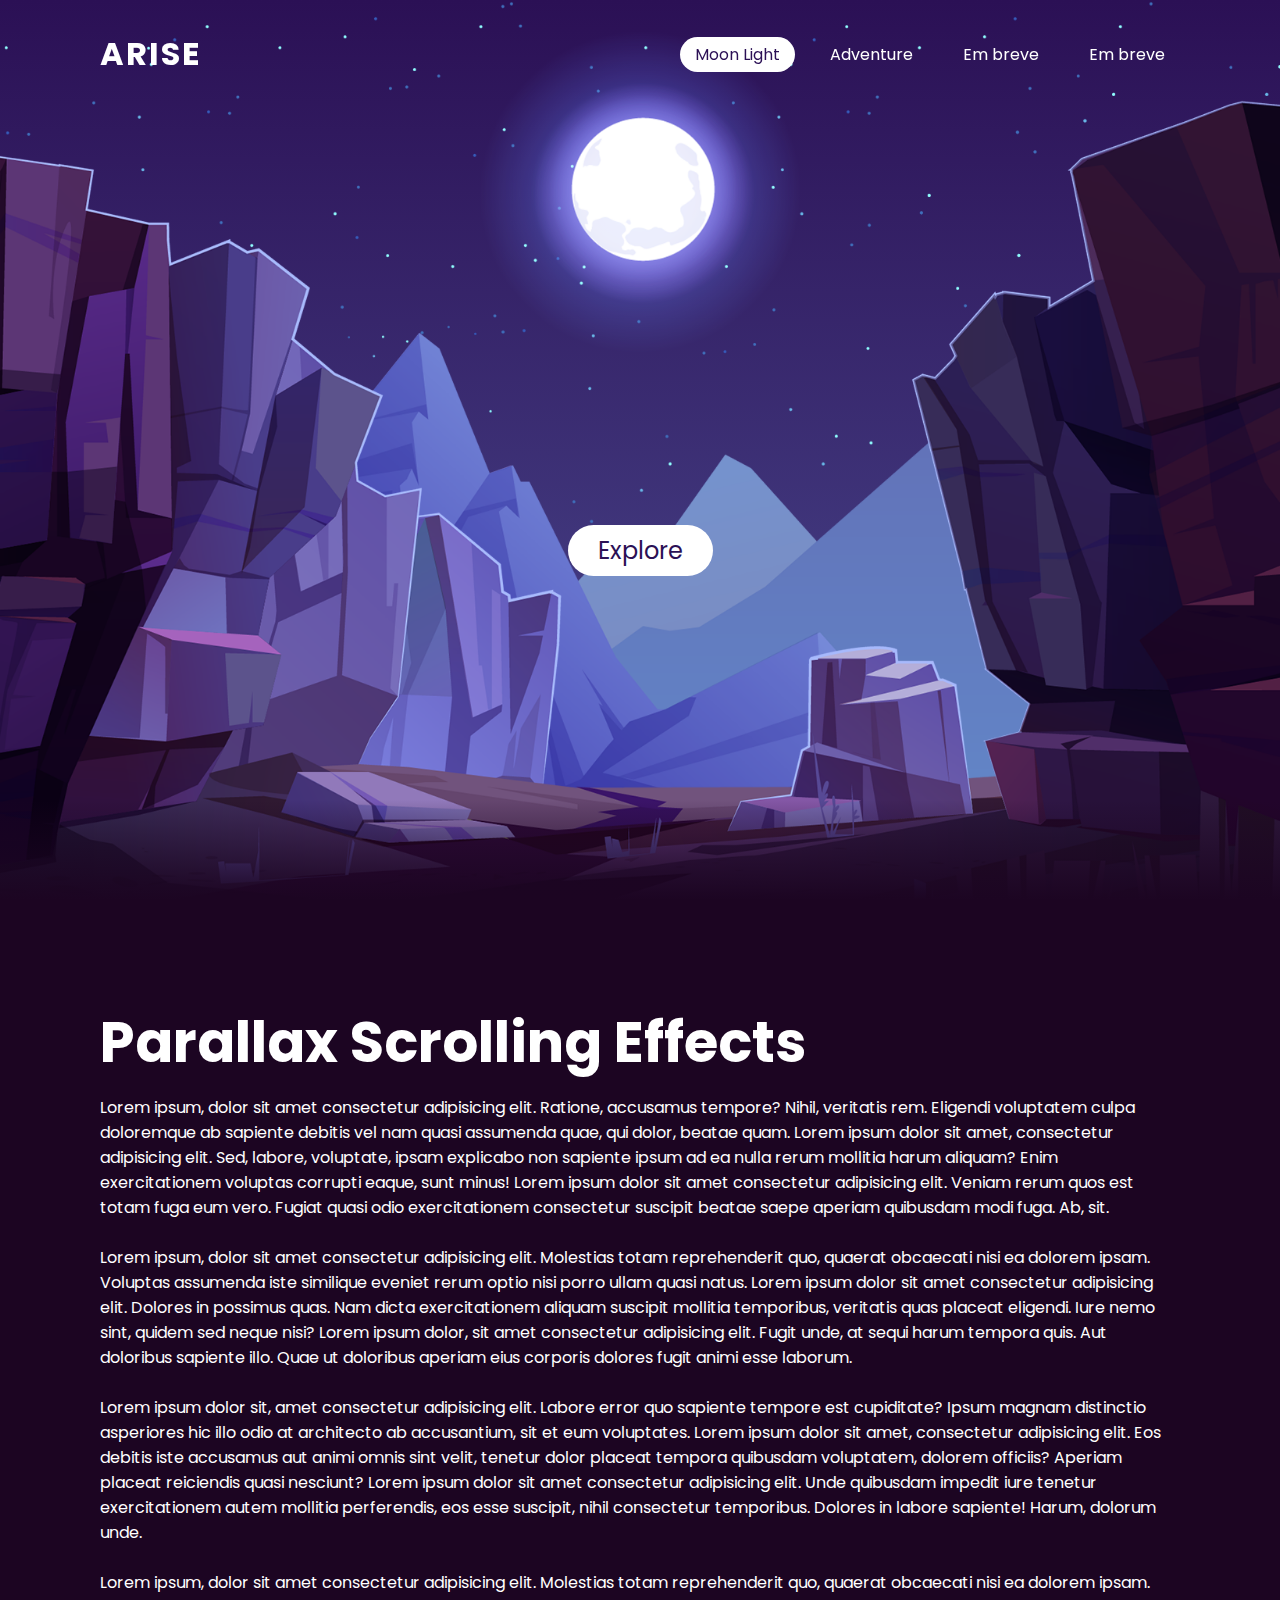
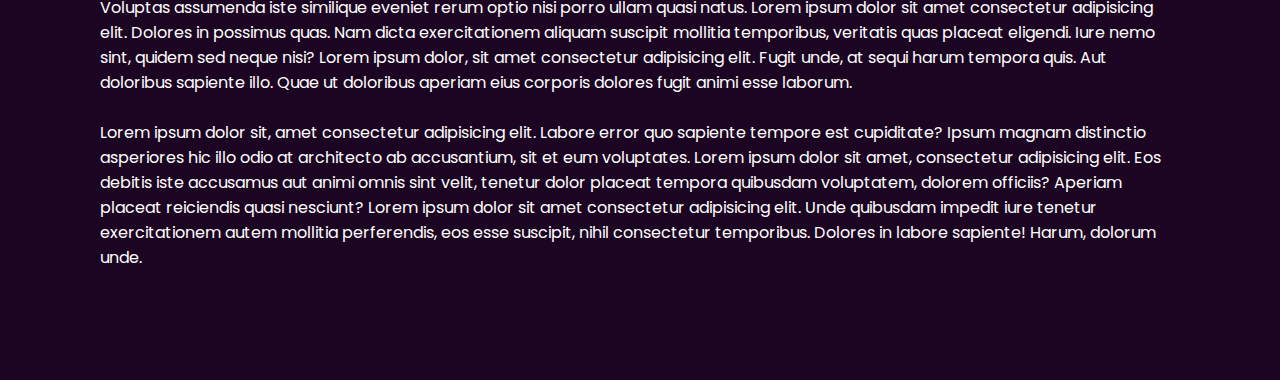
<file: index.html>
<!DOCTYPE html>
<html lang="pt">
<head>
    <meta charset="UTF-8">
    <meta http-equiv="X-UA-Compatible" content="IE=edge">
    <meta name="viewport" content="width=device-width, initial-scale=1.0">
    <title>Parallax Scrolling Website | Moon Light</title>
    <link rel="stylesheet" type="text/css" href="/css/style.css">
</head>
    <body>
        <header>
            <a href="#" class="logo">aRise</a>
            <ul>
                <li><a href="#" class="active">Moon Light</a></li>
                <li><a href="page2.html">Adventure</a></li>
                <li><a href="#">Em breve</a></li>
                <li><a href="#">Em breve</a></li>
            </ul>
        </header>
        <section>
            <img src="images/index/stars.png" id="stars">
            <img src="images/index/moon.png" id="moon">
            <img src="images/index/mountains_behind.png" id="mountains_behind">
            <h2 id="text">Moon Light</h2>
            <a href="#sec" id="btn">Explore</a>
            <img src="images/index/mountains_front.png" id="mountains_front">
        </section>
        <div class="sec" id="sec">
            <h2>Parallax Scrolling Effects</h2>
            <p>Lorem ipsum, dolor sit amet consectetur adipisicing elit. Ratione, accusamus tempore? Nihil, veritatis rem. Eligendi voluptatem culpa doloremque ab sapiente debitis vel nam quasi assumenda quae, qui dolor, beatae quam. Lorem ipsum dolor sit amet, consectetur adipisicing elit. Sed, labore, voluptate, ipsam explicabo non sapiente ipsum ad ea nulla rerum mollitia harum aliquam? Enim exercitationem voluptas corrupti eaque, sunt minus! Lorem ipsum dolor sit amet consectetur adipisicing elit. Veniam rerum quos est totam fuga eum vero. Fugiat quasi odio exercitationem consectetur suscipit beatae saepe aperiam quibusdam modi fuga. Ab, sit.<br><br>Lorem ipsum, dolor sit amet consectetur adipisicing elit. Molestias totam reprehenderit quo, quaerat obcaecati nisi ea dolorem ipsam. Voluptas assumenda iste similique eveniet rerum optio nisi porro ullam quasi natus. Lorem ipsum dolor sit amet consectetur adipisicing elit. Dolores in possimus quas. Nam dicta exercitationem aliquam suscipit mollitia temporibus, veritatis quas placeat eligendi. Iure nemo sint, quidem sed neque nisi? Lorem ipsum dolor, sit amet consectetur adipisicing elit. Fugit unde, at sequi harum tempora quis. Aut doloribus sapiente illo. Quae ut doloribus aperiam eius corporis dolores fugit animi esse laborum.<br><br>Lorem ipsum dolor sit, amet consectetur adipisicing elit. Labore error quo sapiente tempore est cupiditate? Ipsum magnam distinctio asperiores hic illo odio at architecto ab accusantium, sit et eum voluptates. Lorem ipsum dolor sit amet, consectetur adipisicing elit. Eos debitis iste accusamus aut animi omnis sint velit, tenetur dolor placeat tempora quibusdam voluptatem, dolorem officiis? Aperiam placeat reiciendis quasi nesciunt? Lorem ipsum dolor sit amet consectetur adipisicing elit. Unde quibusdam impedit iure tenetur exercitationem autem mollitia perferendis, eos esse suscipit, nihil consectetur temporibus. Dolores in labore sapiente! Harum, dolorum unde.<br><br>Lorem ipsum, dolor sit amet consectetur adipisicing elit. Molestias totam reprehenderit quo, quaerat obcaecati nisi ea dolorem ipsam. Voluptas assumenda iste similique eveniet rerum optio nisi porro ullam quasi natus. Lorem ipsum dolor sit amet consectetur adipisicing elit. Dolores in possimus quas. Nam dicta exercitationem aliquam suscipit mollitia temporibus, veritatis quas placeat eligendi. Iure nemo sint, quidem sed neque nisi? Lorem ipsum dolor, sit amet consectetur adipisicing elit. Fugit unde, at sequi harum tempora quis. Aut doloribus sapiente illo. Quae ut doloribus aperiam eius corporis dolores fugit animi esse laborum.<br><br>Lorem ipsum dolor sit, amet consectetur adipisicing elit. Labore error quo sapiente tempore est cupiditate? Ipsum magnam distinctio asperiores hic illo odio at architecto ab accusantium, sit et eum voluptates. Lorem ipsum dolor sit amet, consectetur adipisicing elit. Eos debitis iste accusamus aut animi omnis sint velit, tenetur dolor placeat tempora quibusdam voluptatem, dolorem officiis? Aperiam placeat reiciendis quasi nesciunt? Lorem ipsum dolor sit amet consectetur adipisicing elit. Unde quibusdam impedit iure tenetur exercitationem autem mollitia perferendis, eos esse suscipit, nihil consectetur temporibus. Dolores in labore sapiente! Harum, dolorum unde.</p>
        </div>

        <script>
            let stars = document.getElementById('stars');
            let moon = document.getElementById('moon');
            let mountains_behind = document.getElementById('mountains_behind');
            let text = document.getElementById('text');
            let btn = document.getElementById('btn');
            let mountains_front = document.getElementById('mountains_front');
            let header = document.querySelector('header');

            window.addEventListener('scroll', function(){
                let = value = window.scrollY;
                
                stars.style.left = value * 0.25 + 'px';
                moon.style.top = value * 1.05 + 'px';
                mountains_behind.style.top = value * 0.5 + 'px';
                mountains_front.style.top = value * 0 + 'px';
                text.style.marginRight = value * 4 + 'px';
                text.style.marginTop = value * 1.5 + 'px';
                btn.style.marginTop = value * 1.5 + 'px';
                header.style.marginTop = value * 0.5 + 'px';
            })

        </script>
    </body>
</html>
</file>
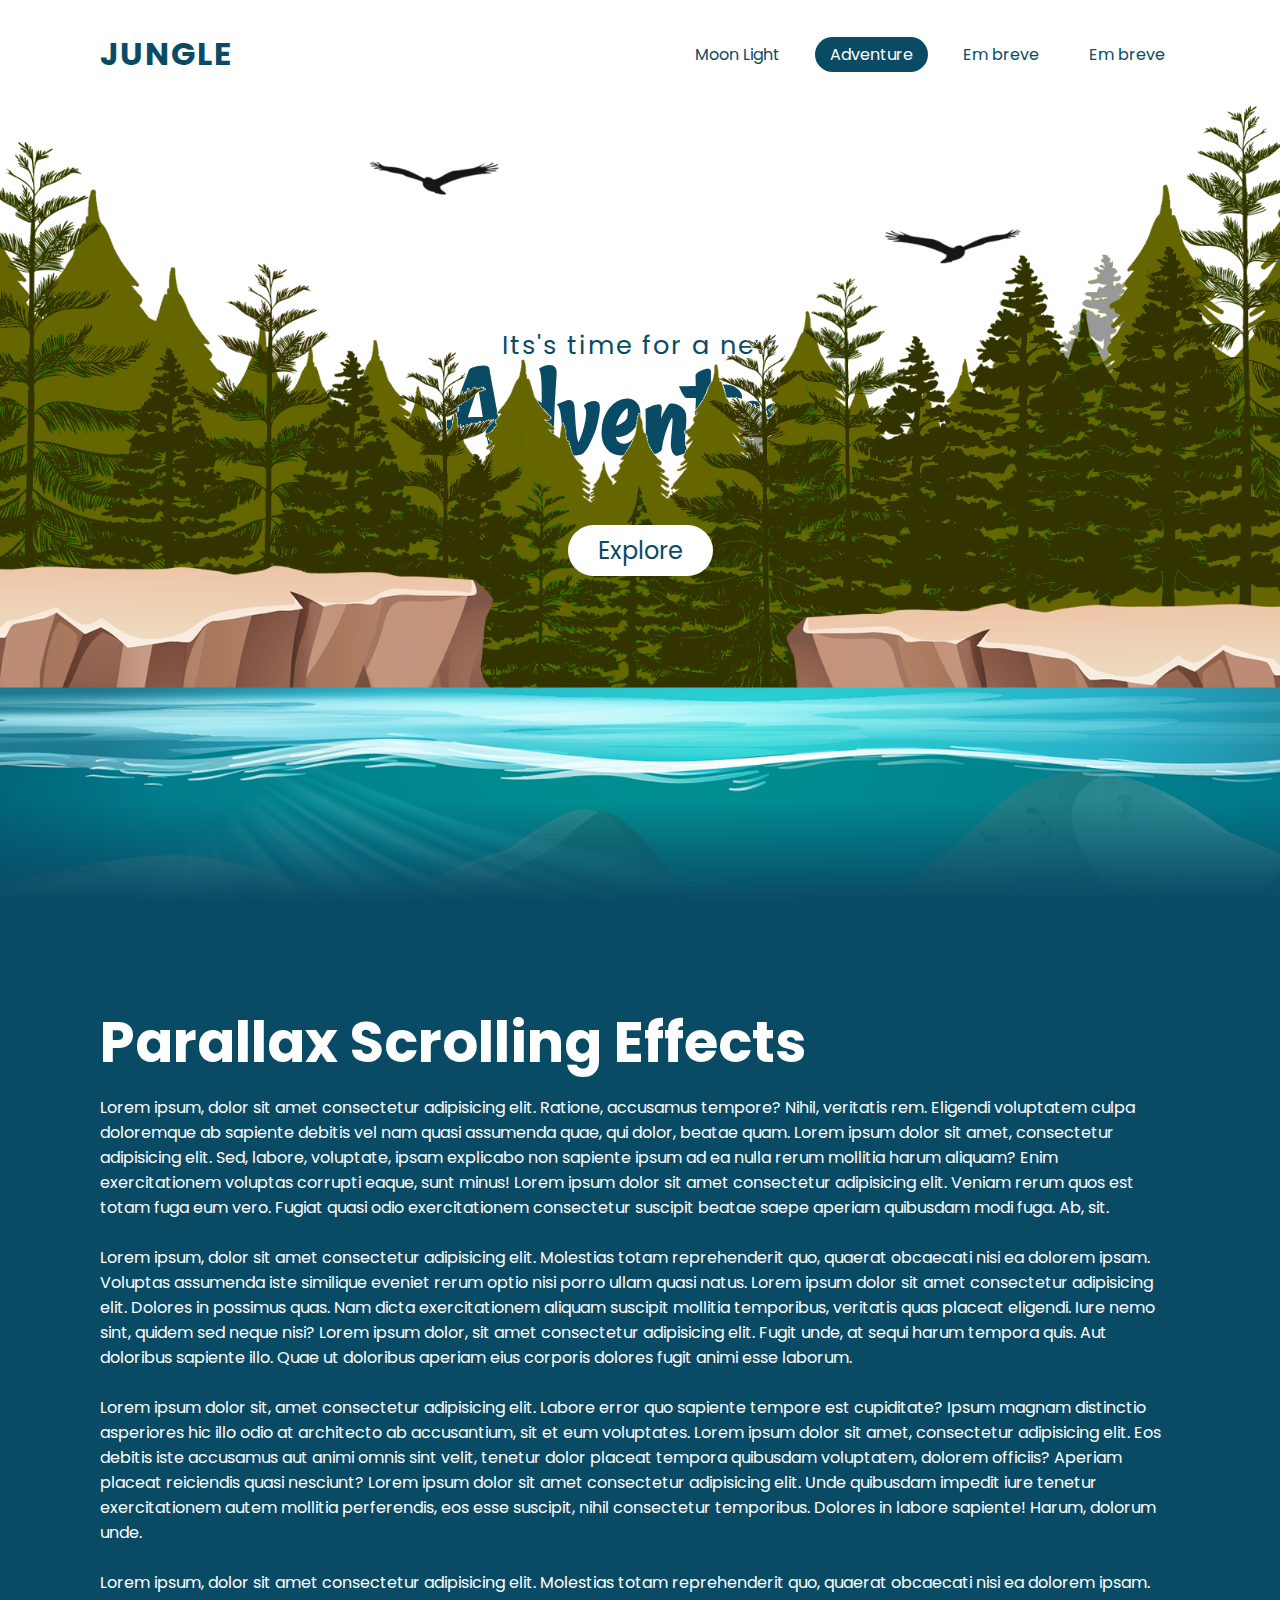
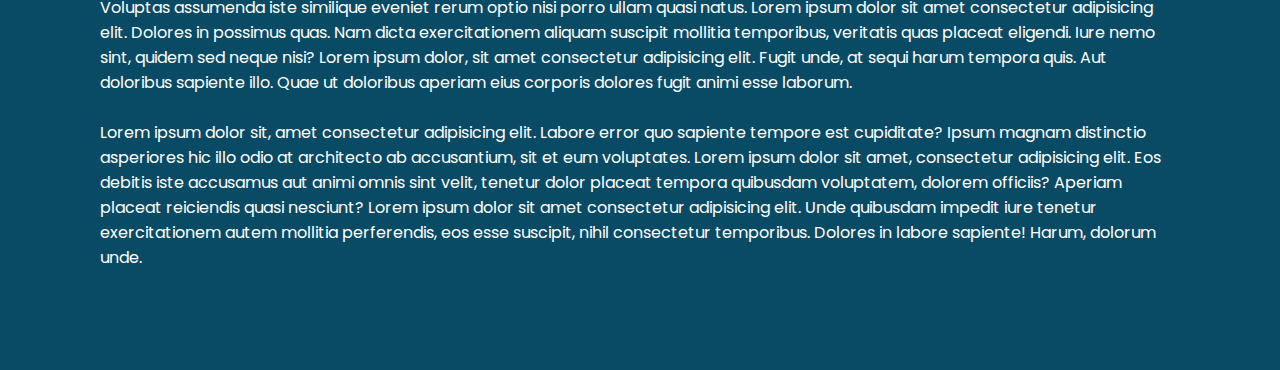
<file: page2.html>
<!DOCTYPE html>
<html lang="pt">
<head>
    <meta charset="UTF-8">
    <meta http-equiv="X-UA-Compatible" content="IE=edge">
    <meta name="viewport" content="width=device-width, initial-scale=1.0">
    <title>Parallax Scrolling Website | Adventure</title>
    <link rel="stylesheet" type="text/css" href="css/style2.css">
</head>
    <body>  
        <header>
            <a href="#" class="logo">Jungle</a>
            <ul>
                <li><a href="index.html">Moon Light</a></li>
                <li><a href="#" class="active">Adventure</a></li>
                <li><a href="#">Em breve</a></li>
                <li><a href="#">Em breve</a></li>
            </ul>
        </header>
        <section>
            <h2 id="text"><span>Its's time for a new</span><br>Adventure</h2>
            <img src="images/page2/bird1.png" id="bird1">
            <img src="images/page2/bird2.png" id="bird2">
            <img src="images/page2/forest.png" id="forest">
            <a href="#sec" id="btn">Explore</a>
            <img src="images/page2/rocks.png" id="rocks">
            <img src="images/page2/water.png" id="water">        
        </section>
        <div class="sec" id="sec">
        <h2>Parallax Scrolling Effects</h2>
        <p>Lorem ipsum, dolor sit amet consectetur adipisicing elit. Ratione, accusamus tempore? Nihil, veritatis rem. Eligendi voluptatem culpa doloremque ab sapiente debitis vel nam quasi assumenda quae, qui dolor, beatae quam. Lorem ipsum dolor sit amet, consectetur adipisicing elit. Sed, labore, voluptate, ipsam explicabo non sapiente ipsum ad ea nulla rerum mollitia harum aliquam? Enim exercitationem voluptas corrupti eaque, sunt minus! Lorem ipsum dolor sit amet consectetur adipisicing elit. Veniam rerum quos est totam fuga eum vero. Fugiat quasi odio exercitationem consectetur suscipit beatae saepe aperiam quibusdam modi fuga. Ab, sit.<br><br>Lorem ipsum, dolor sit amet consectetur adipisicing elit. Molestias totam reprehenderit quo, quaerat obcaecati nisi ea dolorem ipsam. Voluptas assumenda iste similique eveniet rerum optio nisi porro ullam quasi natus. Lorem ipsum dolor sit amet consectetur adipisicing elit. Dolores in possimus quas. Nam dicta exercitationem aliquam suscipit mollitia temporibus, veritatis quas placeat eligendi. Iure nemo sint, quidem sed neque nisi? Lorem ipsum dolor, sit amet consectetur adipisicing elit. Fugit unde, at sequi harum tempora quis. Aut doloribus sapiente illo. Quae ut doloribus aperiam eius corporis dolores fugit animi esse laborum.<br><br>Lorem ipsum dolor sit, amet consectetur adipisicing elit. Labore error quo sapiente tempore est cupiditate? Ipsum magnam distinctio asperiores hic illo odio at architecto ab accusantium, sit et eum voluptates. Lorem ipsum dolor sit amet, consectetur adipisicing elit. Eos debitis iste accusamus aut animi omnis sint velit, tenetur dolor placeat tempora quibusdam voluptatem, dolorem officiis? Aperiam placeat reiciendis quasi nesciunt? Lorem ipsum dolor sit amet consectetur adipisicing elit. Unde quibusdam impedit iure tenetur exercitationem autem mollitia perferendis, eos esse suscipit, nihil consectetur temporibus. Dolores in labore sapiente! Harum, dolorum unde.<br><br>Lorem ipsum, dolor sit amet consectetur adipisicing elit. Molestias totam reprehenderit quo, quaerat obcaecati nisi ea dolorem ipsam. Voluptas assumenda iste similique eveniet rerum optio nisi porro ullam quasi natus. Lorem ipsum dolor sit amet consectetur adipisicing elit. Dolores in possimus quas. Nam dicta exercitationem aliquam suscipit mollitia temporibus, veritatis quas placeat eligendi. Iure nemo sint, quidem sed neque nisi? Lorem ipsum dolor, sit amet consectetur adipisicing elit. Fugit unde, at sequi harum tempora quis. Aut doloribus sapiente illo. Quae ut doloribus aperiam eius corporis dolores fugit animi esse laborum.<br><br>Lorem ipsum dolor sit, amet consectetur adipisicing elit. Labore error quo sapiente tempore est cupiditate? Ipsum magnam distinctio asperiores hic illo odio at architecto ab accusantium, sit et eum voluptates. Lorem ipsum dolor sit amet, consectetur adipisicing elit. Eos debitis iste accusamus aut animi omnis sint velit, tenetur dolor placeat tempora quibusdam voluptatem, dolorem officiis? Aperiam placeat reiciendis quasi nesciunt? Lorem ipsum dolor sit amet consectetur adipisicing elit. Unde quibusdam impedit iure tenetur exercitationem autem mollitia perferendis, eos esse suscipit, nihil consectetur temporibus. Dolores in labore sapiente! Harum, dolorum unde.</p>
        </div>  
        
        <script>
            let text = document.getElementById('text');
            let bird1 = document.getElementById('bird1');
            let bird2 = document.getElementById('bird2');
            let btn = document.getElementById('btn');
            let rocks = document.getElementById('rocks');
            let forest = document.getElementById('forest');            
            let water = document.getElementById('water');            
            let header = document.querySelector('header');

            window.addEventListener('scroll', function(){
                let value = window.scrollY;

                text.style.top = 50 + value * -0.5 + '%';
                bird1.style.top = value * -1.5 + 'px';
                bird1.style.left= value * 2 + 'px';
                bird2.style.top = value * -1.5 + 'px';
                bird2.style.left= value * -5 + 'px';
                btn.style.marginTop = value * 1.5 + 'px';
                rocks.style.top = value * -0.12 + 'px';
                forest.style.top = value * 0.25 + 'px';
                header.style.top = value * -0.5 + 'px';
            })     
        </script>
    </body>
</html>
</file>
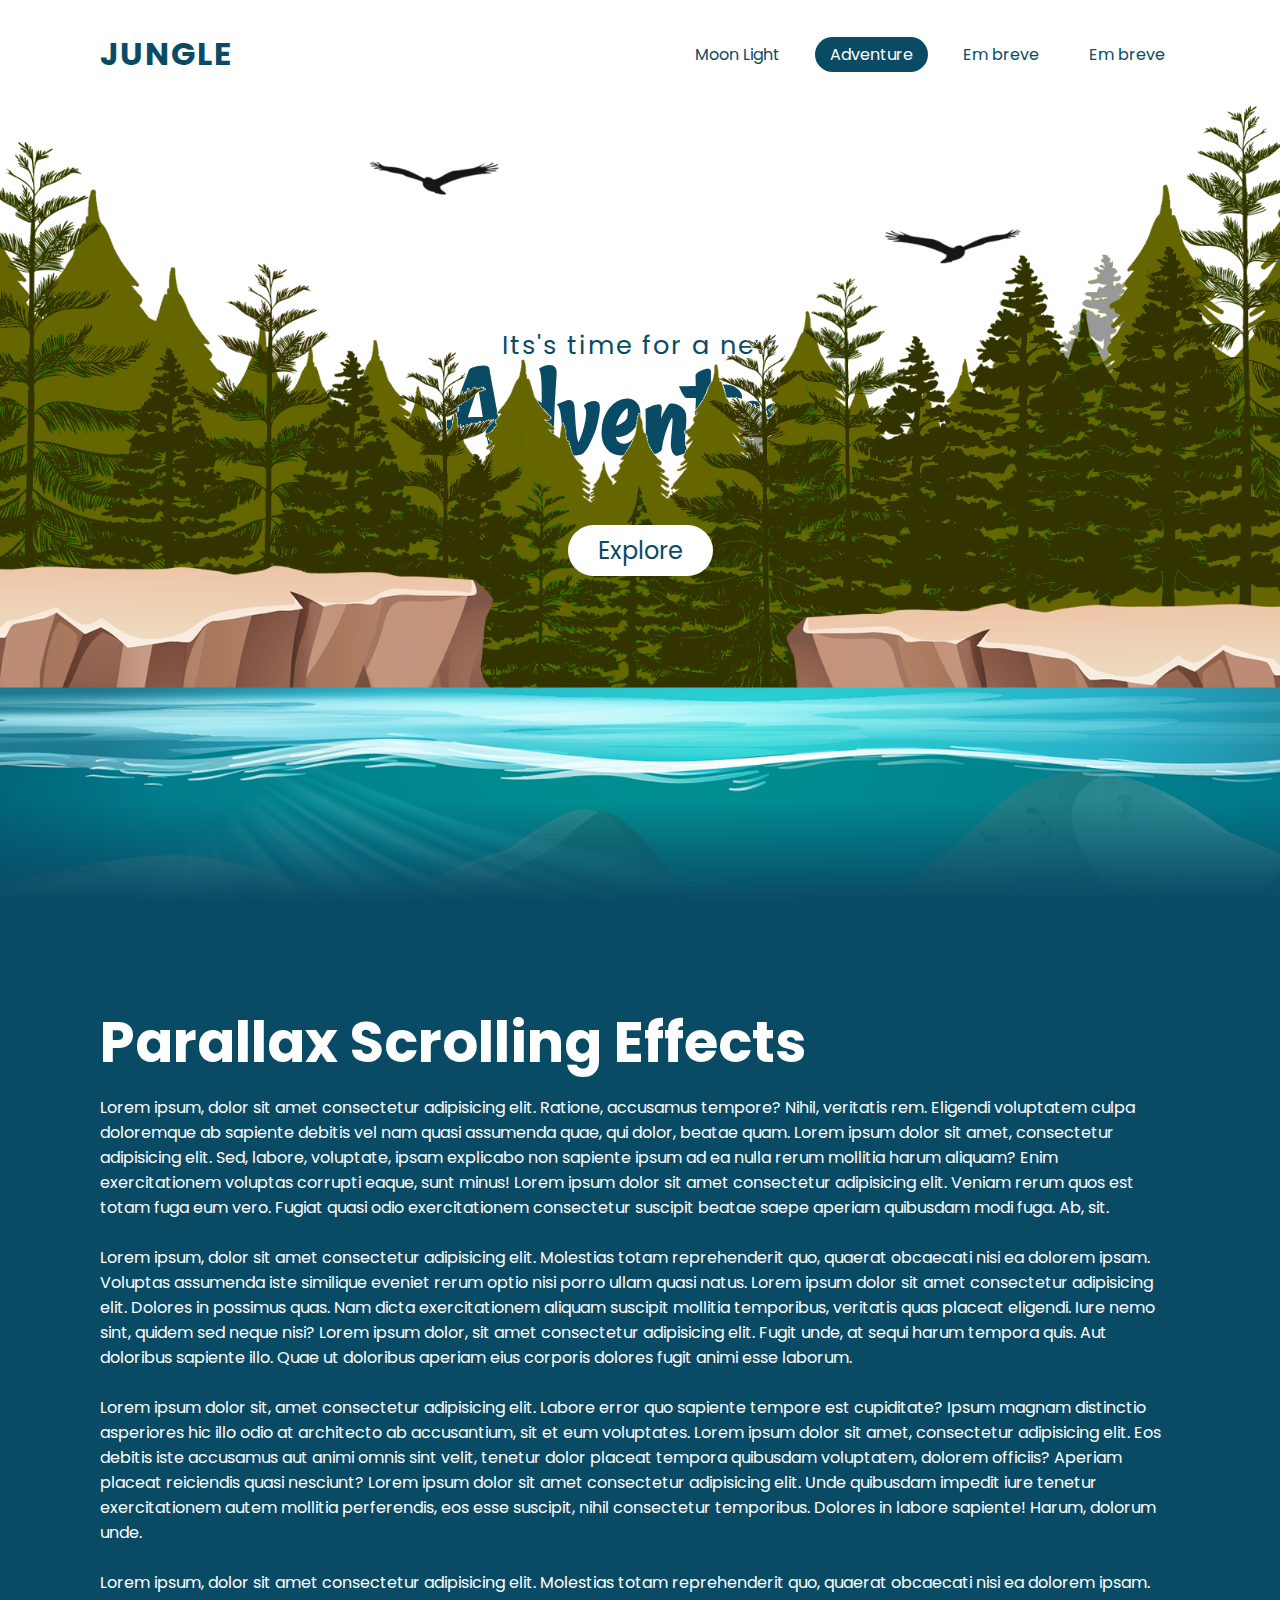
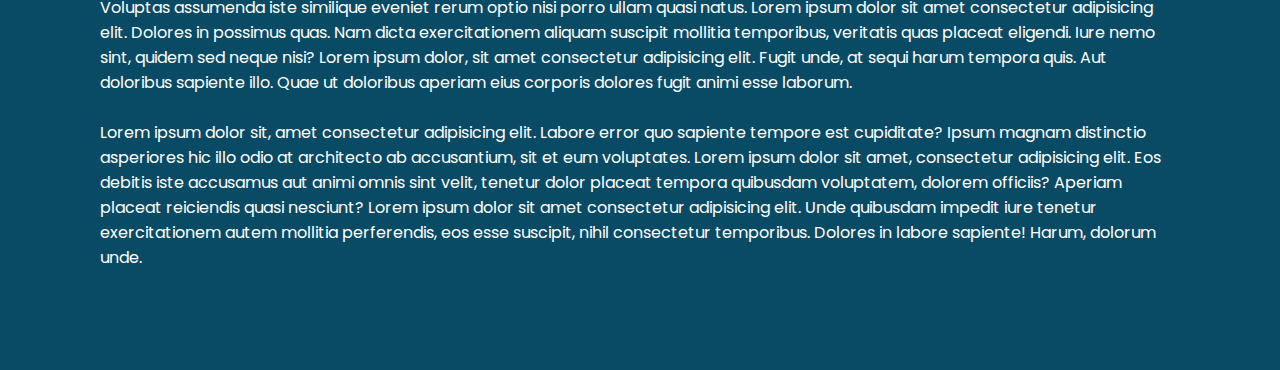
<file: pages/adventure.html>
<!DOCTYPE html>
<html lang="pt">
<head>
    <meta charset="UTF-8">
    <meta http-equiv="X-UA-Compatible" content="IE=edge">
    <meta name="viewport" content="width=device-width, initial-scale=1.0">
    <title>Parallax Scrolling Website | Adventure</title>
    <link rel="stylesheet" type="text/css" href="../css/style2.css">
</head>
    <body>  
        <header>
            <a href="#" class="logo">Jungle</a>
            <ul>
                <li><a href="../pages/moonlight.html">Moon Light</a></li>
                <li><a href="#" class="active">Adventure</a></li>
                <li><a href="#">Em breve</a></li>
                <li><a href="#">Em breve</a></li>
            </ul>
        </header>
        <section>
            <h2 id="text"><span>Its's time for a new</span><br>Adventure</h2>
            <img src="../images/adventure/bird1.png" id="bird1">
            <img src="../images/adventure/bird2.png" id="bird2">
            <img src="../images/adventure/forest.png" id="forest">
            <a href="#sec" id="btn">Explore</a>
            <img src="../images/adventure/rocks.png" id="rocks">
            <img src="../images/adventure/water.png" id="water">        
        </section>
        <div class="sec" id="sec">
        <h2>Parallax Scrolling Effects</h2>
        <p>Lorem ipsum, dolor sit amet consectetur adipisicing elit. Ratione, accusamus tempore? Nihil, veritatis rem. Eligendi voluptatem culpa doloremque ab sapiente debitis vel nam quasi assumenda quae, qui dolor, beatae quam. Lorem ipsum dolor sit amet, consectetur adipisicing elit. Sed, labore, voluptate, ipsam explicabo non sapiente ipsum ad ea nulla rerum mollitia harum aliquam? Enim exercitationem voluptas corrupti eaque, sunt minus! Lorem ipsum dolor sit amet consectetur adipisicing elit. Veniam rerum quos est totam fuga eum vero. Fugiat quasi odio exercitationem consectetur suscipit beatae saepe aperiam quibusdam modi fuga. Ab, sit.<br><br>Lorem ipsum, dolor sit amet consectetur adipisicing elit. Molestias totam reprehenderit quo, quaerat obcaecati nisi ea dolorem ipsam. Voluptas assumenda iste similique eveniet rerum optio nisi porro ullam quasi natus. Lorem ipsum dolor sit amet consectetur adipisicing elit. Dolores in possimus quas. Nam dicta exercitationem aliquam suscipit mollitia temporibus, veritatis quas placeat eligendi. Iure nemo sint, quidem sed neque nisi? Lorem ipsum dolor, sit amet consectetur adipisicing elit. Fugit unde, at sequi harum tempora quis. Aut doloribus sapiente illo. Quae ut doloribus aperiam eius corporis dolores fugit animi esse laborum.<br><br>Lorem ipsum dolor sit, amet consectetur adipisicing elit. Labore error quo sapiente tempore est cupiditate? Ipsum magnam distinctio asperiores hic illo odio at architecto ab accusantium, sit et eum voluptates. Lorem ipsum dolor sit amet, consectetur adipisicing elit. Eos debitis iste accusamus aut animi omnis sint velit, tenetur dolor placeat tempora quibusdam voluptatem, dolorem officiis? Aperiam placeat reiciendis quasi nesciunt? Lorem ipsum dolor sit amet consectetur adipisicing elit. Unde quibusdam impedit iure tenetur exercitationem autem mollitia perferendis, eos esse suscipit, nihil consectetur temporibus. Dolores in labore sapiente! Harum, dolorum unde.<br><br>Lorem ipsum, dolor sit amet consectetur adipisicing elit. Molestias totam reprehenderit quo, quaerat obcaecati nisi ea dolorem ipsam. Voluptas assumenda iste similique eveniet rerum optio nisi porro ullam quasi natus. Lorem ipsum dolor sit amet consectetur adipisicing elit. Dolores in possimus quas. Nam dicta exercitationem aliquam suscipit mollitia temporibus, veritatis quas placeat eligendi. Iure nemo sint, quidem sed neque nisi? Lorem ipsum dolor, sit amet consectetur adipisicing elit. Fugit unde, at sequi harum tempora quis. Aut doloribus sapiente illo. Quae ut doloribus aperiam eius corporis dolores fugit animi esse laborum.<br><br>Lorem ipsum dolor sit, amet consectetur adipisicing elit. Labore error quo sapiente tempore est cupiditate? Ipsum magnam distinctio asperiores hic illo odio at architecto ab accusantium, sit et eum voluptates. Lorem ipsum dolor sit amet, consectetur adipisicing elit. Eos debitis iste accusamus aut animi omnis sint velit, tenetur dolor placeat tempora quibusdam voluptatem, dolorem officiis? Aperiam placeat reiciendis quasi nesciunt? Lorem ipsum dolor sit amet consectetur adipisicing elit. Unde quibusdam impedit iure tenetur exercitationem autem mollitia perferendis, eos esse suscipit, nihil consectetur temporibus. Dolores in labore sapiente! Harum, dolorum unde.</p>
        </div>  
        
        <script>
            let text = document.getElementById('text');
            let bird1 = document.getElementById('bird1');
            let bird2 = document.getElementById('bird2');
            let btn = document.getElementById('btn');
            let rocks = document.getElementById('rocks');
            let forest = document.getElementById('forest');            
            let water = document.getElementById('water');            
            let header = document.querySelector('header');

            window.addEventListener('scroll', function(){
                let value = window.scrollY;

                text.style.top = 50 + value * -0.5 + '%';
                bird1.style.top = value * -1.5 + 'px';
                bird1.style.left= value * 2 + 'px';
                bird2.style.top = value * -1.5 + 'px';
                bird2.style.left= value * -5 + 'px';
                btn.style.marginTop = value * 1.5 + 'px';
                rocks.style.top = value * -0.12 + 'px';
                forest.style.top = value * 0.25 + 'px';
                header.style.top = value * -0.5 + 'px';
            })     
        </script>
    </body>
</html>
</file>
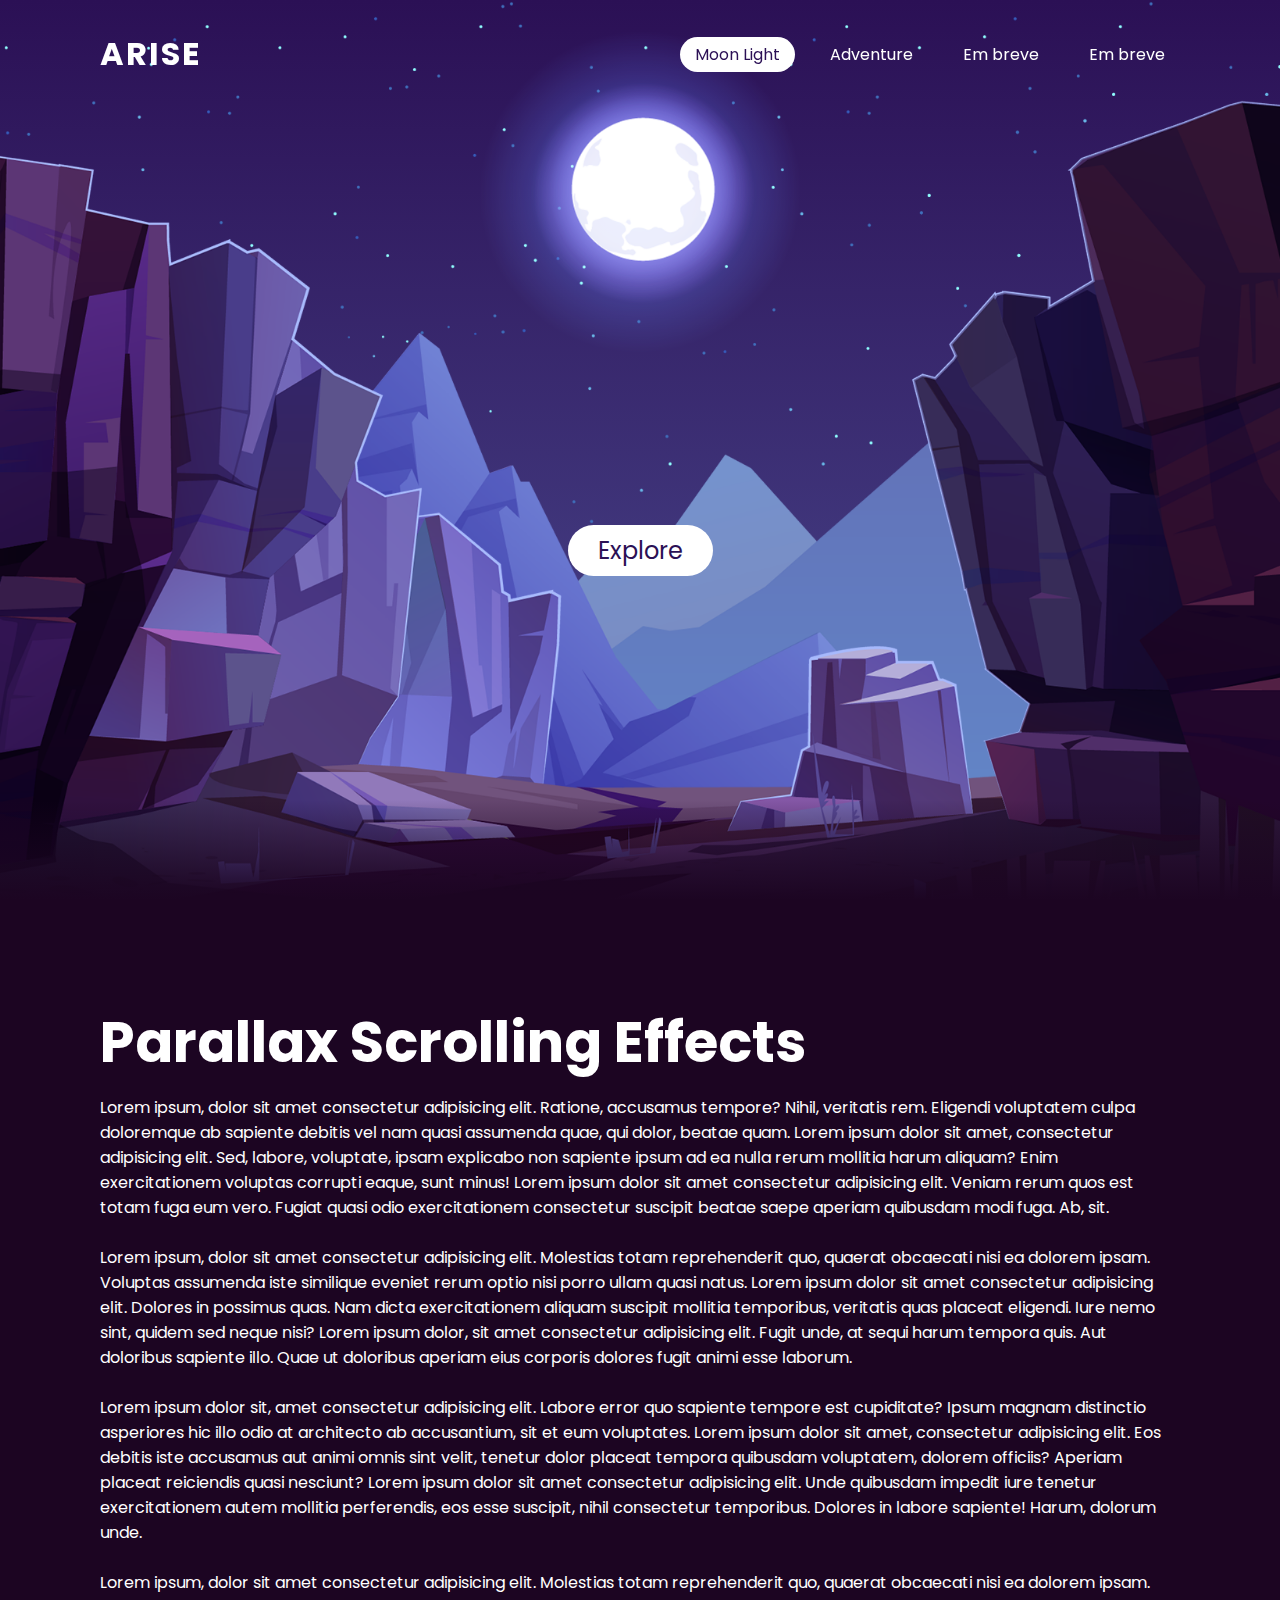
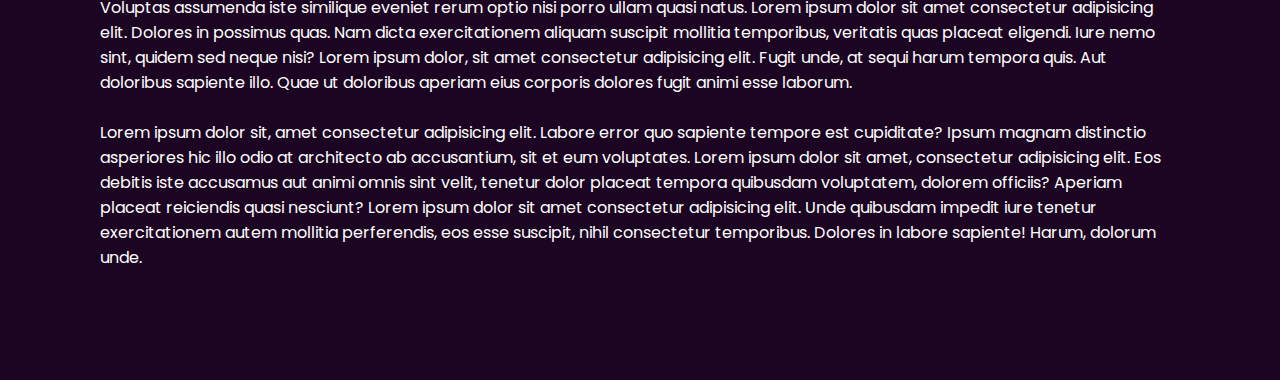
<file: pages/moonlight.html>
<!DOCTYPE html>
<html lang="pt">
<head>
    <meta charset="UTF-8">
    <meta http-equiv="X-UA-Compatible" content="IE=edge">
    <meta name="viewport" content="width=device-width, initial-scale=1.0">
    <title>Parallax Scrolling Website | Moon Light</title>
    <link rel="stylesheet" type="text/css" href="../css/style.css">
</head>
    <body>
        <header>
            <a href="#" class="logo">aRise</a>
            <ul>
                <li><a href="#" class="active">Moon Light</a></li>
                <li><a href="../pages/adventure.html">Adventure</a></li>
                <li><a href="#">Em breve</a></li>
                <li><a href="#">Em breve</a></li>
            </ul>
        </header>
        <section>
            <img src="../images/moonlight/stars.png" id="stars">
            <img src="../images/moonlight/moon.png" id="moon">
            <img src="../images/moonlight/mountains_behind.png" id="mountains_behind">
            <h2 id="text">Moon Light</h2>
            <a href="#sec" id="btn">Explore</a>
            <img src="../images/moonlight/mountains_front.png" id="mountains_front">
        </section>
        <div class="sec" id="sec">
            <h2>Parallax Scrolling Effects</h2>
            <p>Lorem ipsum, dolor sit amet consectetur adipisicing elit. Ratione, accusamus tempore? Nihil, veritatis rem. Eligendi voluptatem culpa doloremque ab sapiente debitis vel nam quasi assumenda quae, qui dolor, beatae quam. Lorem ipsum dolor sit amet, consectetur adipisicing elit. Sed, labore, voluptate, ipsam explicabo non sapiente ipsum ad ea nulla rerum mollitia harum aliquam? Enim exercitationem voluptas corrupti eaque, sunt minus! Lorem ipsum dolor sit amet consectetur adipisicing elit. Veniam rerum quos est totam fuga eum vero. Fugiat quasi odio exercitationem consectetur suscipit beatae saepe aperiam quibusdam modi fuga. Ab, sit.<br><br>Lorem ipsum, dolor sit amet consectetur adipisicing elit. Molestias totam reprehenderit quo, quaerat obcaecati nisi ea dolorem ipsam. Voluptas assumenda iste similique eveniet rerum optio nisi porro ullam quasi natus. Lorem ipsum dolor sit amet consectetur adipisicing elit. Dolores in possimus quas. Nam dicta exercitationem aliquam suscipit mollitia temporibus, veritatis quas placeat eligendi. Iure nemo sint, quidem sed neque nisi? Lorem ipsum dolor, sit amet consectetur adipisicing elit. Fugit unde, at sequi harum tempora quis. Aut doloribus sapiente illo. Quae ut doloribus aperiam eius corporis dolores fugit animi esse laborum.<br><br>Lorem ipsum dolor sit, amet consectetur adipisicing elit. Labore error quo sapiente tempore est cupiditate? Ipsum magnam distinctio asperiores hic illo odio at architecto ab accusantium, sit et eum voluptates. Lorem ipsum dolor sit amet, consectetur adipisicing elit. Eos debitis iste accusamus aut animi omnis sint velit, tenetur dolor placeat tempora quibusdam voluptatem, dolorem officiis? Aperiam placeat reiciendis quasi nesciunt? Lorem ipsum dolor sit amet consectetur adipisicing elit. Unde quibusdam impedit iure tenetur exercitationem autem mollitia perferendis, eos esse suscipit, nihil consectetur temporibus. Dolores in labore sapiente! Harum, dolorum unde.<br><br>Lorem ipsum, dolor sit amet consectetur adipisicing elit. Molestias totam reprehenderit quo, quaerat obcaecati nisi ea dolorem ipsam. Voluptas assumenda iste similique eveniet rerum optio nisi porro ullam quasi natus. Lorem ipsum dolor sit amet consectetur adipisicing elit. Dolores in possimus quas. Nam dicta exercitationem aliquam suscipit mollitia temporibus, veritatis quas placeat eligendi. Iure nemo sint, quidem sed neque nisi? Lorem ipsum dolor, sit amet consectetur adipisicing elit. Fugit unde, at sequi harum tempora quis. Aut doloribus sapiente illo. Quae ut doloribus aperiam eius corporis dolores fugit animi esse laborum.<br><br>Lorem ipsum dolor sit, amet consectetur adipisicing elit. Labore error quo sapiente tempore est cupiditate? Ipsum magnam distinctio asperiores hic illo odio at architecto ab accusantium, sit et eum voluptates. Lorem ipsum dolor sit amet, consectetur adipisicing elit. Eos debitis iste accusamus aut animi omnis sint velit, tenetur dolor placeat tempora quibusdam voluptatem, dolorem officiis? Aperiam placeat reiciendis quasi nesciunt? Lorem ipsum dolor sit amet consectetur adipisicing elit. Unde quibusdam impedit iure tenetur exercitationem autem mollitia perferendis, eos esse suscipit, nihil consectetur temporibus. Dolores in labore sapiente! Harum, dolorum unde.</p>
        </div>

        <script>
            let stars = document.getElementById('stars');
            let moon = document.getElementById('moon');
            let mountains_behind = document.getElementById('mountains_behind');
            let text = document.getElementById('text');
            let btn = document.getElementById('btn');
            let mountains_front = document.getElementById('mountains_front');
            let header = document.querySelector('header');

            window.addEventListener('scroll', function(){
                let = value = window.scrollY;
                
                stars.style.left = value * 0.25 + 'px';
                moon.style.top = value * 1.05 + 'px';
                mountains_behind.style.top = value * 0.5 + 'px';
                mountains_front.style.top = value * 0 + 'px';
                text.style.marginRight = value * 4 + 'px';
                text.style.marginTop = value * 1.5 + 'px';
                btn.style.marginTop = value * 1.5 + 'px';
                header.style.marginTop = value * 0.5 + 'px';
            })

        </script>
    </body>
</html>
</file>
<file: css/style.css>
@import url('https://fonts.googleapis.com/css?family=Poppins:300,400,500,600,700,800,900&display=swap');
*
{
    margin: 0;
    padding: 0;
    box-sizing: border-box;
    font-family: 'Poppins', sans-serif;
    scroll-behavior: smooth;
}
body
{
    min-height: 100vh;
    overflow-x: hidden;
    background: linear-gradient(#2b1055, #7597de);
}
header
{
    position: absolute;
    top: 0;
    left: 0;
    width: 100%;
    padding: 30px 100px;
    display: flex;
    justify-content: space-between ;
    align-items: center;
    z-index: 10000;
}
header .logo
{
    color: #fff;
    font-weight: 700;
    text-decoration: none;
    font-size: 2em;
    text-transform: uppercase;
    letter-spacing: 2px;
}
header ul
{
    display: flex;
    justify-content: center;
    align-items: center;
}
header ul li {
    list-style: none;
    margin-left: 20px;
}
header ul li a
{
    text-decoration: none;
    padding: 6px 15px;
    color: #fff;
    border-radius: 20px;
}
header ul li a:hover,
header ul li a.active
{
    background: #fff;
    color: #2b1055;
    
}
section
{
    position: relative;
    width: 100%;
    height: 100vh;
    padding: 100px;
    display: flex;
    justify-content: center;
    align-items: center;
    overflow: hidden;
}
section::before
{
    content: '';
    position: absolute;
    bottom: 0;
    width: 100%;
    height: 100px;
    background: linear-gradient(to top, #1c0522, transparent);
    z-index: 1000;
}
section img
{
    position: absolute;
    top: 0;
    left: 0;
    width: 100%;
    height: 100%;
    object-fit: cover;
    pointer-events: none;
}
section img#moon
{
    mix-blend-mode: screen;
}
section img#mountains_front
{
    z-index: 10;
}
#text
{
    position: absolute;
    right: -350px;
    color: #fff;
    white-space: nowrap;
    font-size: 7.5vw;
    z-index: 9;
}
#btn
{
    text-decoration: none;
    display: inline-block;
    padding: 8px 30px;
    border-radius: 40px;
    background: #fff;
    color: #2b1055;
    font-size: 1.5em;
    z-index: 9;
    transform: translateY(100px);
}
.sec
{
    position: relative;
    padding: 100px;
    background: #1c0522;
}
.sec h2
{
    font-size: 3.5em;
    margin-bottom: 10px;
    color: #fff;
}
.sec p
{
    font-size: 1em;
    margin-bottom: 10px;
    color: #fff;
}
</file>
<file: css/style2.css>
@import url('https://fonts.googleapis.com/css?family=Poppins:300,400,500,600,700,800,900&display=swap');
@import url('https://fonts.googleapis.com/css2?family=Lato:wght@300&family=Montserrat:wght@700&family=Rancho&display=swap');
*
{
    margin: 0;
    padding: 0;
    box-sizing: border-box;
    font-family: 'Poppins', sans-serif;
    scroll-behavior:smooth;
}
body
{
    overflow-x: hidden;
    background: #fff;
    min-height: 100vh;
}
header
{
    position: absolute;
    top: 0;
    left: 0;
    width: 100%;
    padding: 30px 100px;
    display: flex;
    justify-content: space-between;
    align-items: center;
    z-index: 10000;
}
header .logo
{
    color: #094b65;
    font-weight: 700;
    font-size: 2em;
    text-decoration: none;
    text-transform: uppercase;
    letter-spacing: 2px;
}
header ul
{
    display: flex;
    justify-content: center;
    align-items: center;   
}
header ul li
{
    list-style: none;
    margin-left: 20px;
}
header ul li a
{
   text-decoration: none; 
   padding: 6px 15px;
   color: #094b65; 
   border-radius: 20px; 
}
header ul li a:hover,
header ul li a.active
{
    background: #094b65;
    color: #fff;
}
section
{
    position: relative;
    width: 100%;
    height: 100vh;
    padding: 100px;
    display: flex;
    justify-content: center;
    align-items: center;
    overflow: hidden;
}
section::before
{
    content: '';
    position: absolute;
    bottom: 0;
    width: 100%;
    height: 100px;
    background: linear-gradient(to top, #094b65, transparent);
    z-index: 1000;
}
section img
{
    position: absolute;
    top: 0;
    left: 0;
    width: 100%;
    height: 100%;
    object-fit: cover;
    pointer-events: none;
}
section
{
    position: relative;
    width: 100%;
    height: 100vh;
    padding: 100px;
    display: flex;
    justify-content: center;
    align-items: center;
    
}
section #text
{
    position: absolute;
    color: #094b65;
    font-size: 10vw;
    text-align: center;
    line-height: 0.55em;
    font-family: 'Rancho', cursive;
    transform: translateY(-50%);
}
section #text span
{
    font-size: 0.20em;
    letter-spacing: 2px;
    font-weight: 400;
}
#btn
{
    text-decoration: none;
    display: inline-block;
    padding: 8px 30px;
    border-radius: 40px;
    background: #fff;
    color: #094b65;
    font-size: 1.5em;
    z-index: 9;
    transform: translateY(100px);
}
.sec
{
    position: relative;
    padding: 100px;
    background: #094b65;
}
.sec h2
{
    font-size: 3.5em;
    color:#fff;
    margin-bottom: 10px;
}
.sec p
{
    font-size: 1em;
    color:#fff;  
}
</file>
